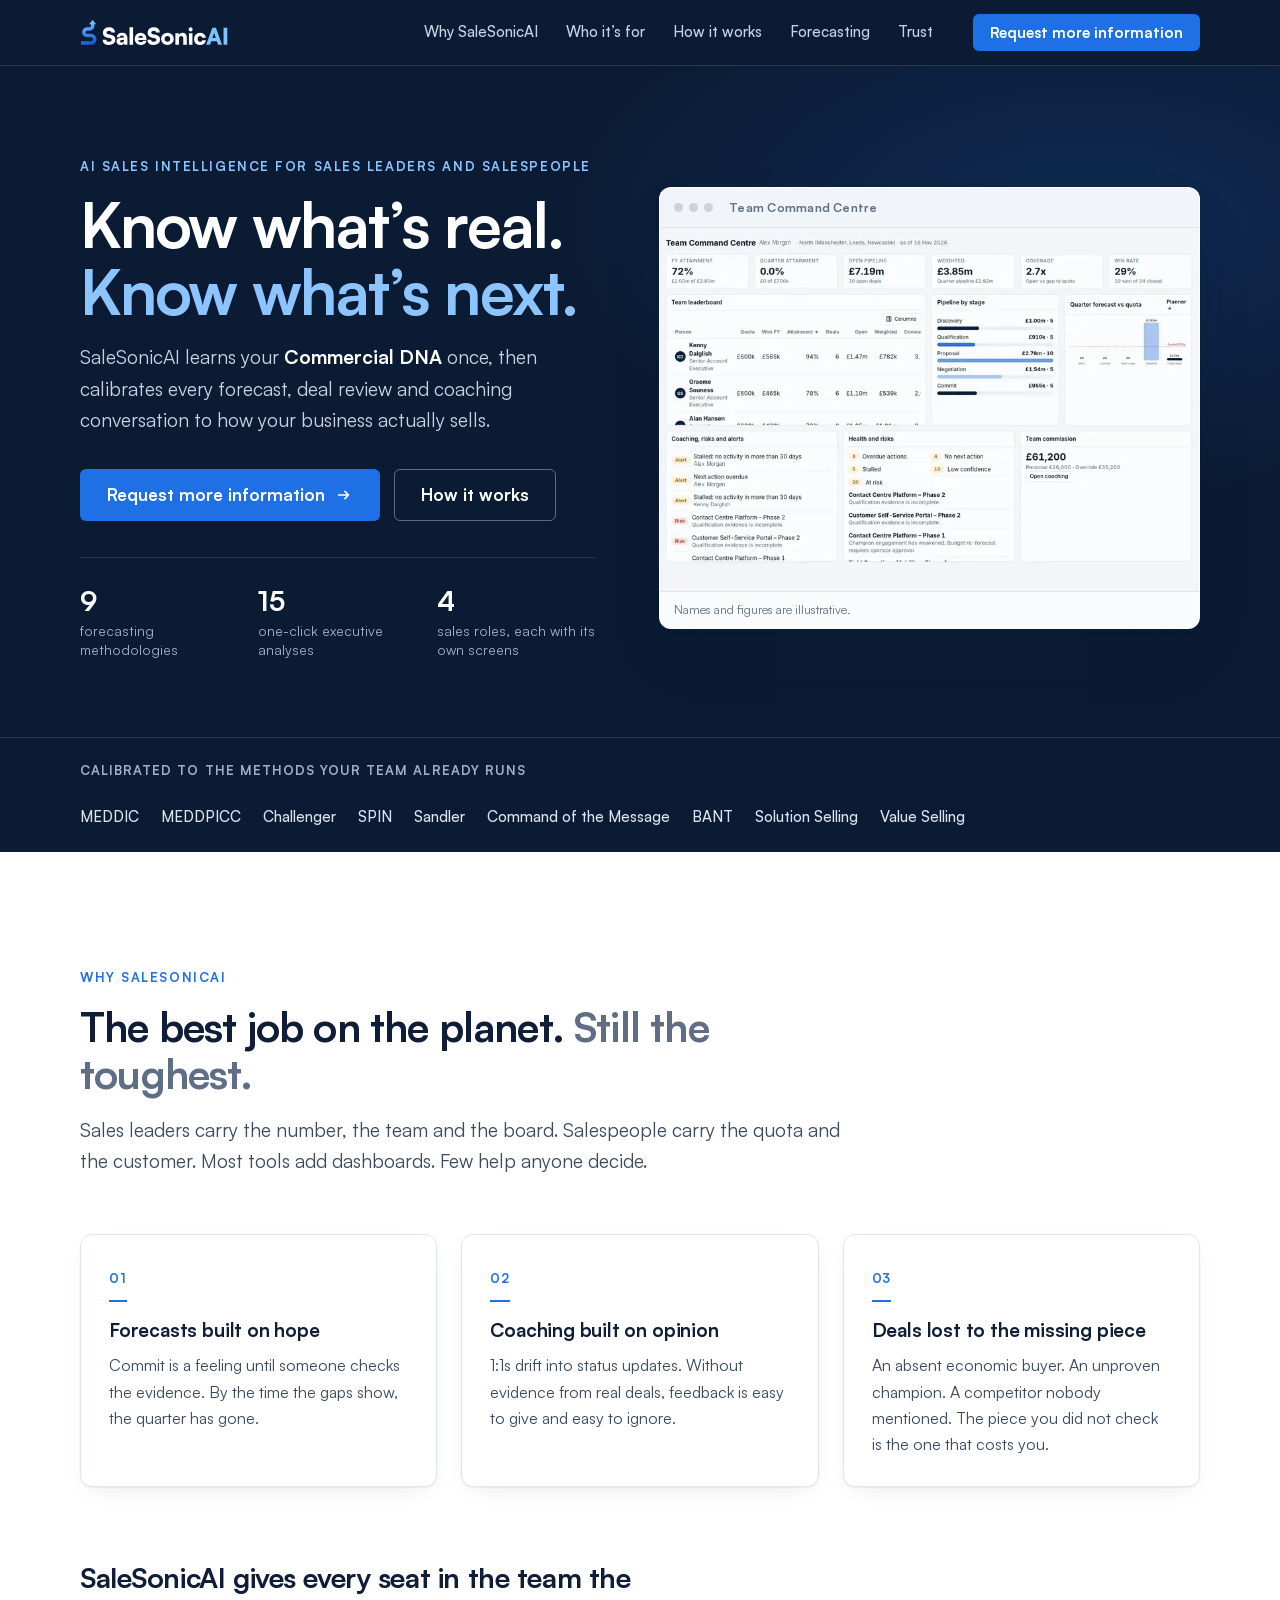
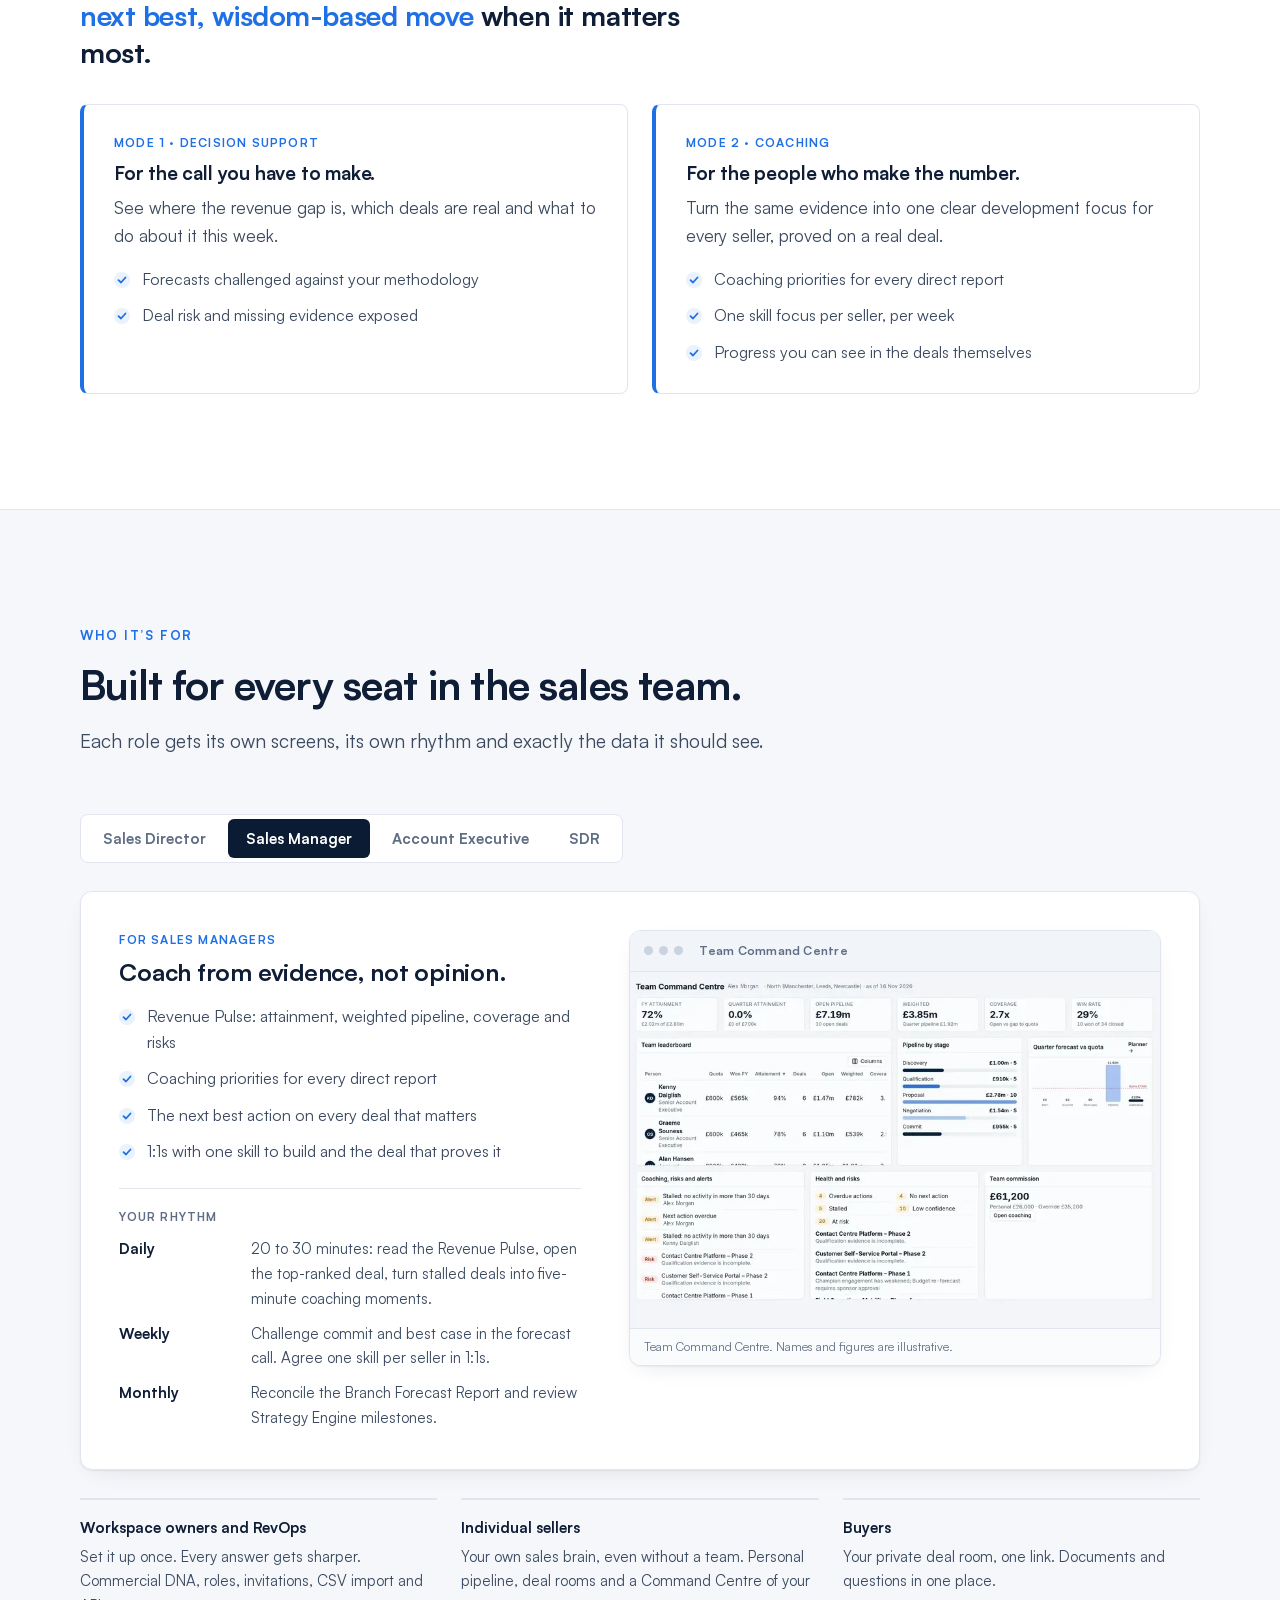
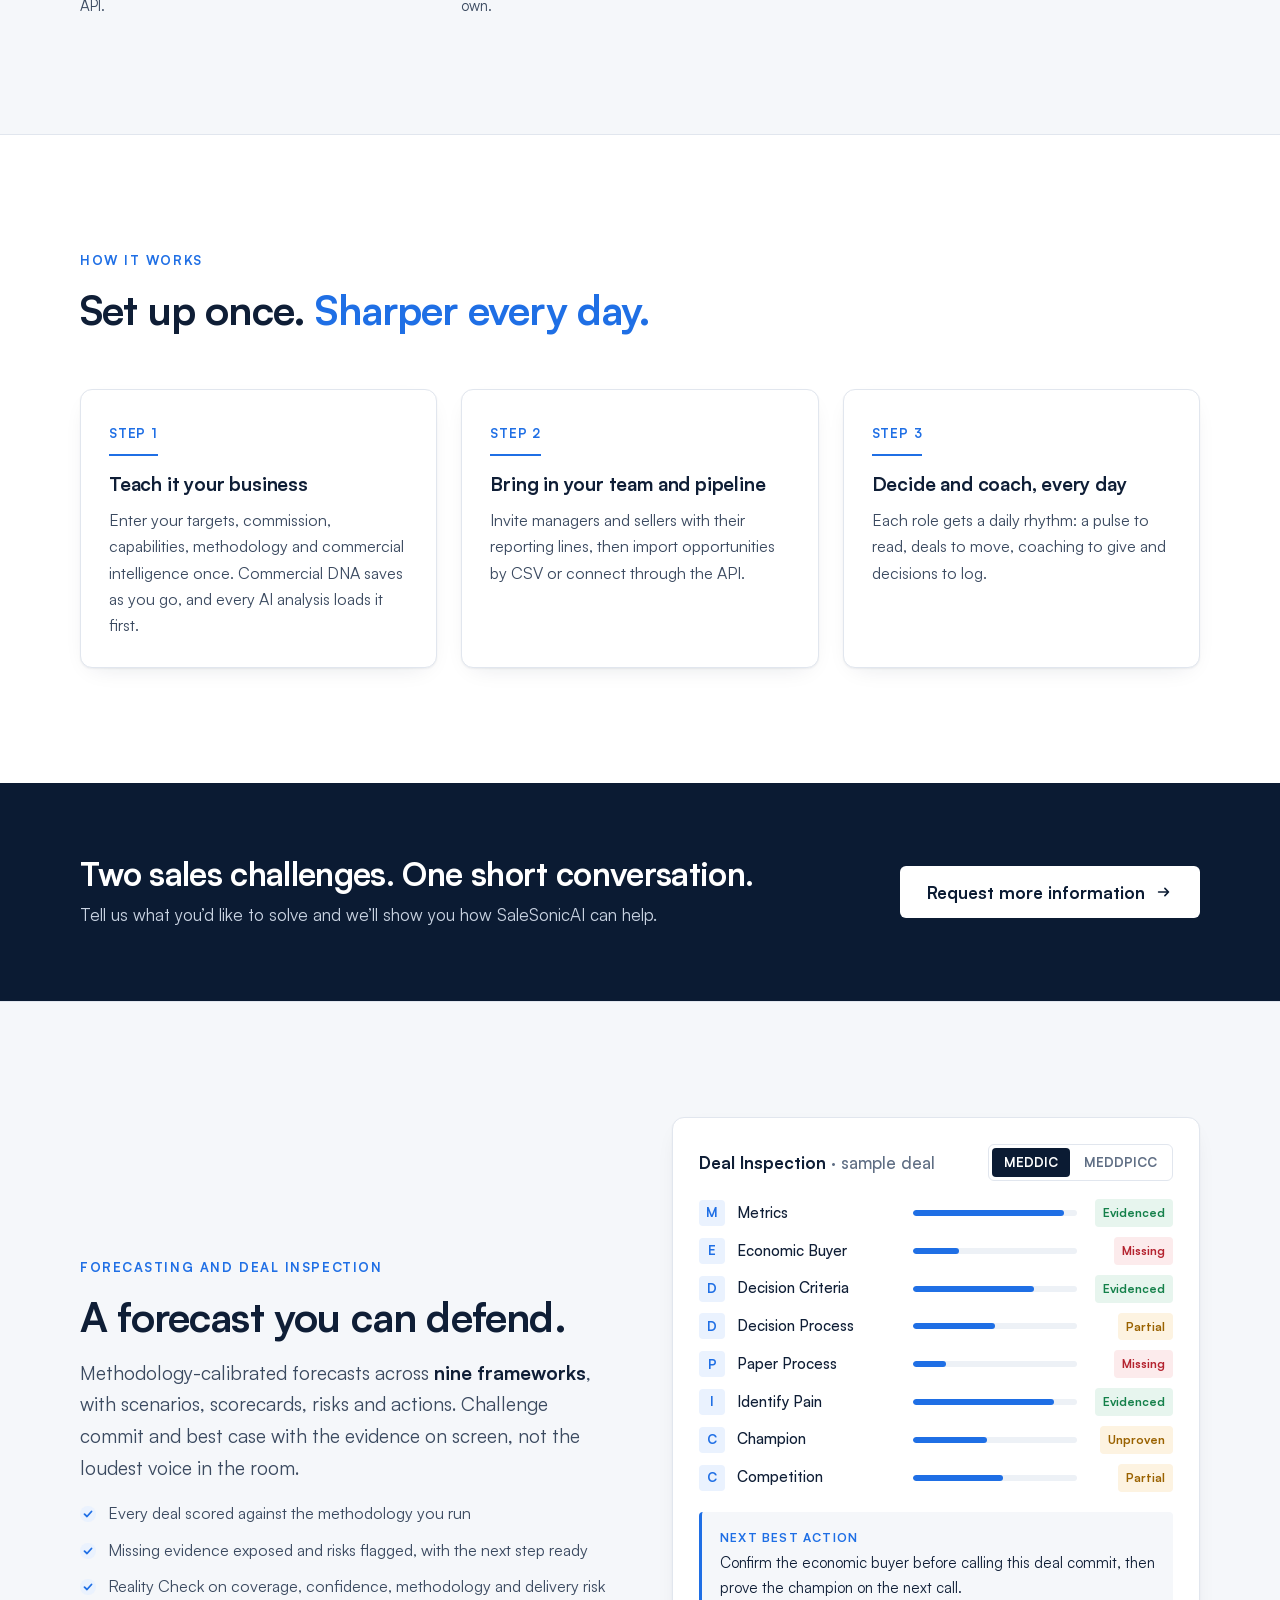
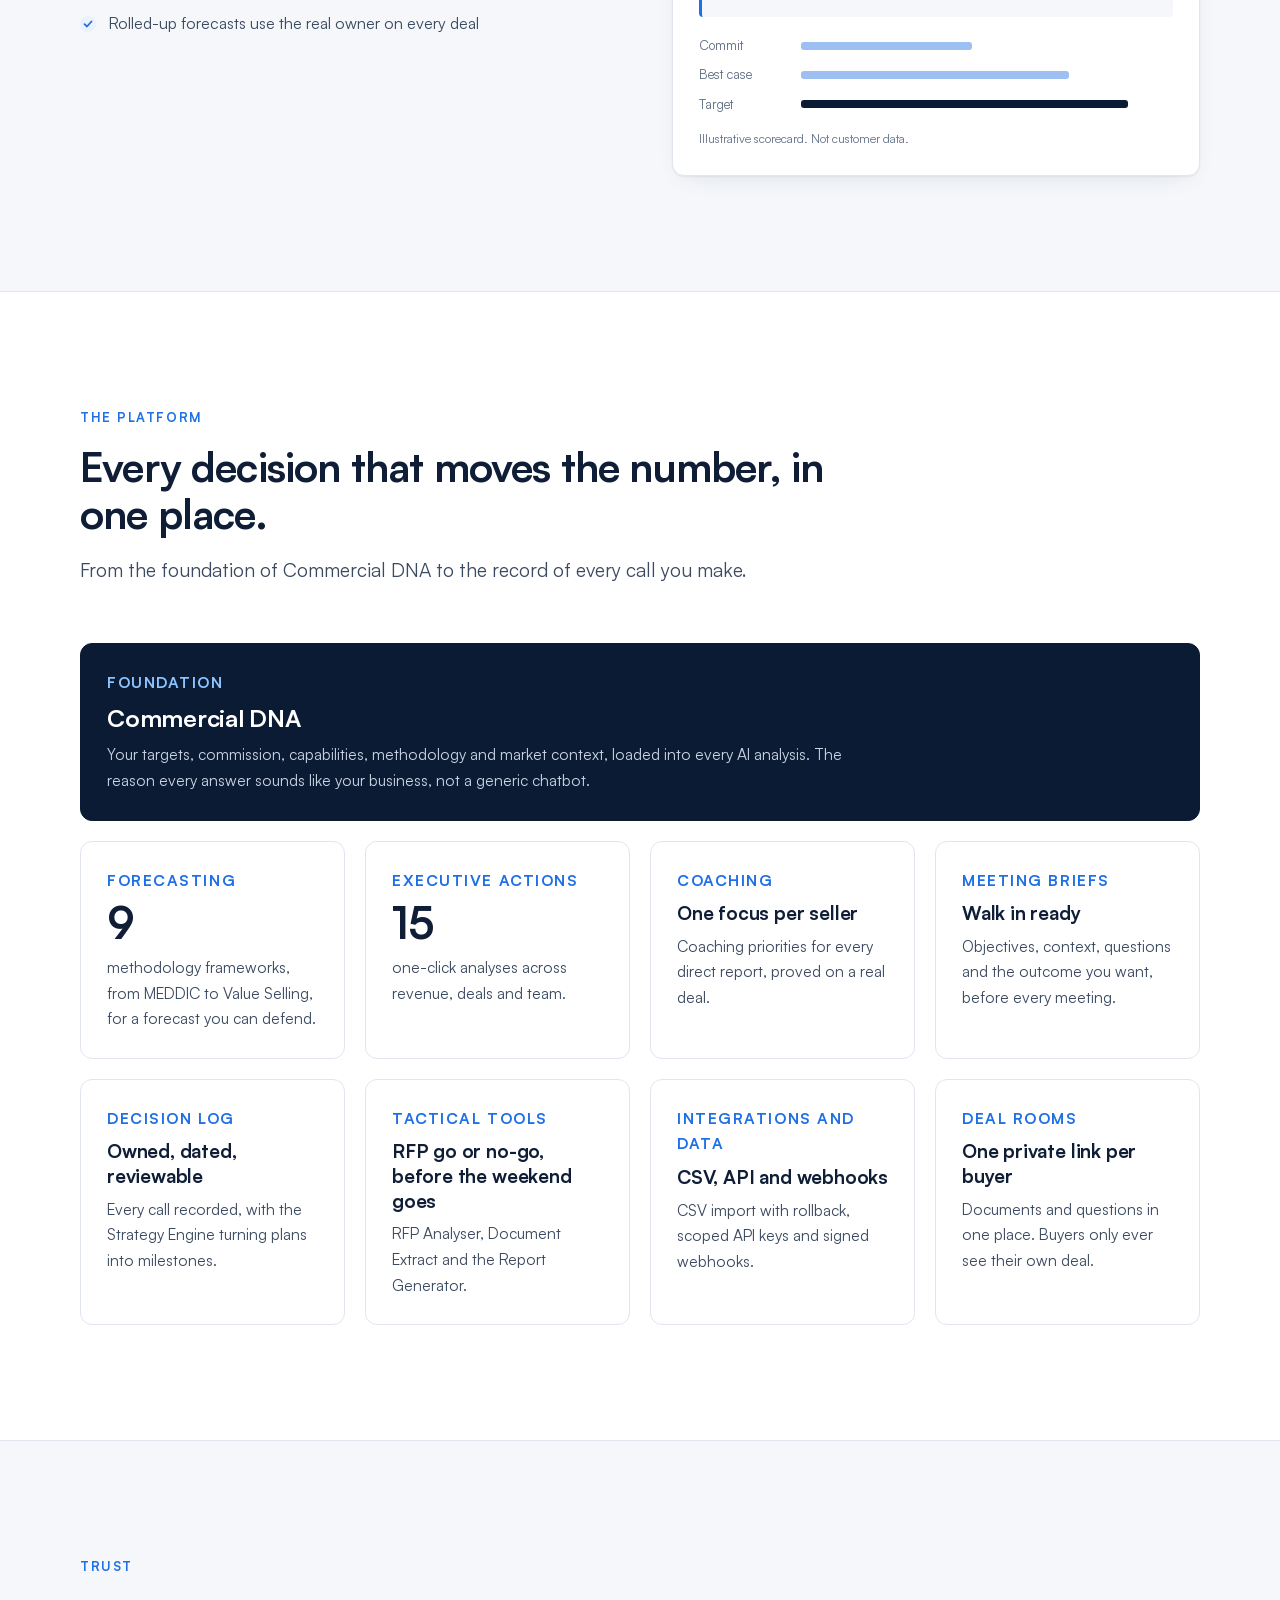
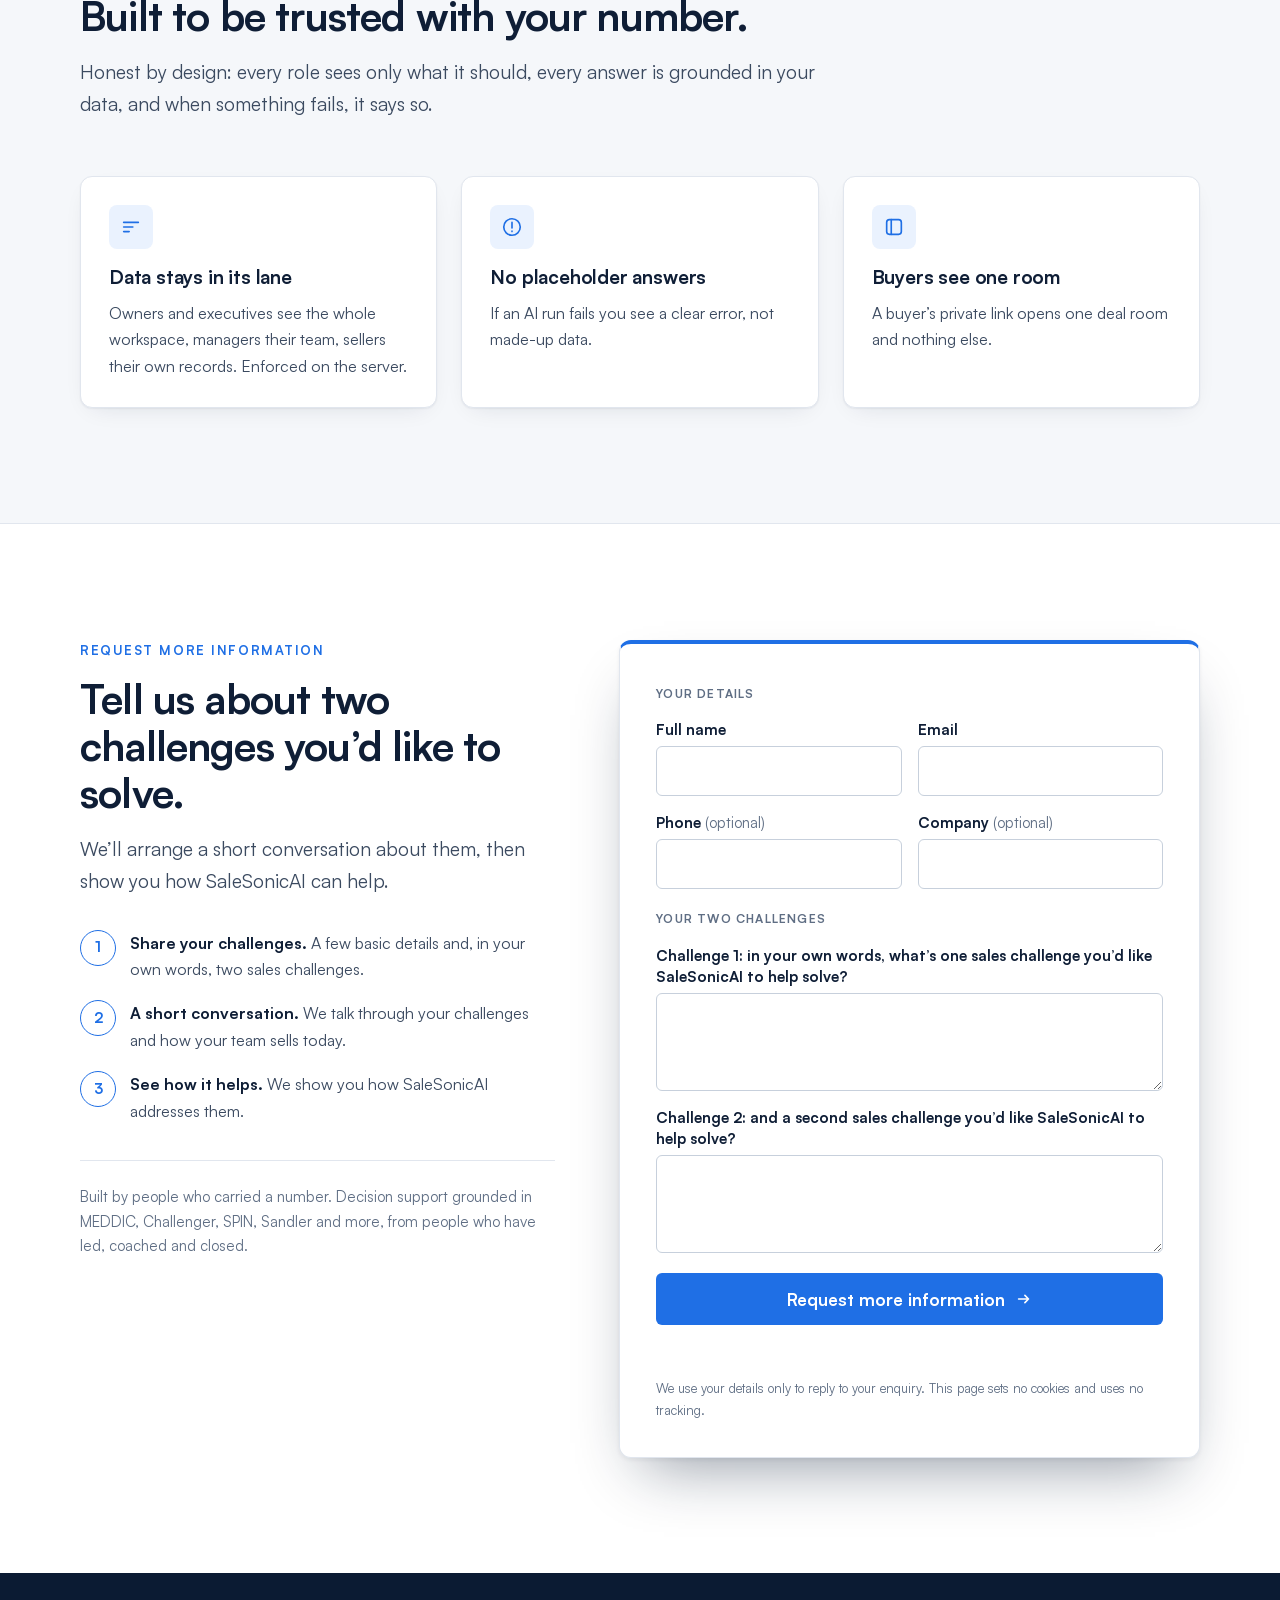
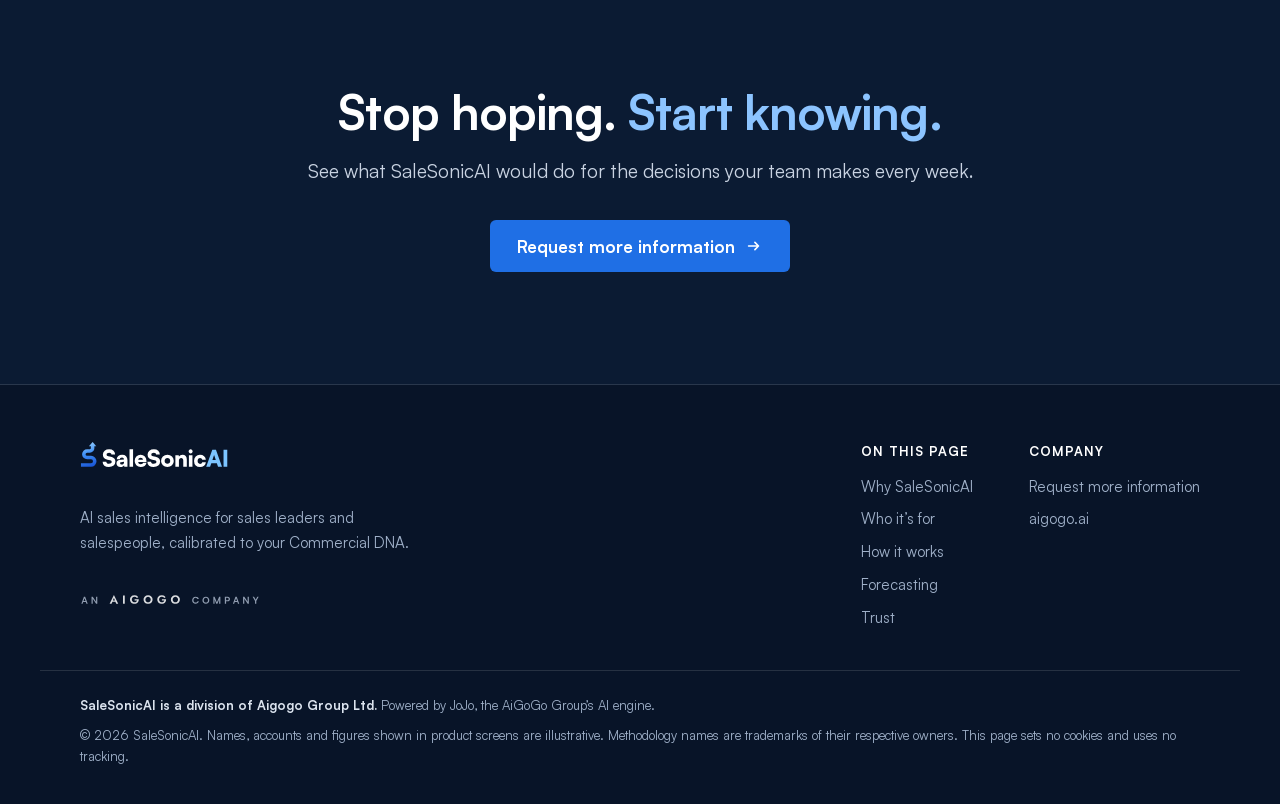
<file: index.html>
<!doctype html>
<html lang="en-GB" class="no-js">
<head>
<meta charset="utf-8">
<meta name="referrer" content="strict-origin-when-cross-origin">
<meta name="viewport" content="width=device-width, initial-scale=1">
<title>SaleSonicAI | AI sales intelligence for sales leaders and salespeople</title>
<meta name="description" content="SaleSonicAI learns your Commercial DNA once, then calibrates every forecast, deal review and coaching conversation to how your business actually sells. Request more information.">
<meta name="theme-color" content="#0B1B33">
<meta property="og:type" content="website">
<meta property="og:site_name" content="SaleSonicAI">
<meta property="og:title" content="SaleSonicAI: Know what’s real. Know what’s next.">
<meta property="og:description" content="AI sales intelligence for sales leaders and salespeople, calibrated to your Commercial DNA.">
<meta property="og:image" content="https://bitter-oasis-g82w.here.now/assets/img/og.png">
<meta property="og:locale" content="en_GB">
<meta name="twitter:card" content="summary_large_image">
<link rel="icon" href="assets/img/favicon.svg" type="image/svg+xml">
<link rel="apple-touch-icon" href="[data-uri]">
<link rel="stylesheet" href="assets/wow.css">
<script>document.documentElement.classList.replace('no-js','js')</script>
<script src="assets/wow.js" defer></script>
</head>
<body>
<a class="skip" href="#main">Skip to content</a>

<header class="hdr" id="top">
  <div class="hdr__in">
    <a class="hdr__logo" href="#top" aria-label="SaleSonicAI, back to top"><img src="assets/img/salesonicai-logo-dark-bg.svg" alt="SaleSonicAI" width="150" height="27"></a>
    <nav class="hdr__nav" aria-label="On this page">
      <a href="#why">Why SaleSonicAI</a>
      <a href="#roles">Who it’s for</a>
      <a href="#how">How it works</a>
      <a href="#forecast">Forecasting</a>
      <a href="#trust">Trust</a>
    </nav>
    <div class="hdr__cta">
      <a class="btn btn--primary btn--sm" href="#contact">Request more information</a>
    </div>
  </div>
</header>

<main id="main">

<!-- ============ HERO ============ -->
<section class="hero" aria-labelledby="hero-h">
  <div class="container hero__in">
    <div class="hero__copy">
      <p class="eyebrow">AI sales intelligence for sales leaders and salespeople</p>
      <h1 id="hero-h" class="hero__h">Know what’s real.<br><span class="accent">Know what’s next.</span></h1>
      <p class="lead">SaleSonicAI learns your <strong>Commercial DNA</strong> once, then calibrates every forecast, deal review and coaching conversation to how your business actually sells.</p>
      <div class="hero__cta">
        <a class="btn btn--primary btn--lg" href="#contact">Request more information <svg aria-hidden="true" viewBox="0 0 20 20"><path d="M4 10h11m-4-4 4 4-4 4" fill="none" stroke="currentColor" stroke-width="1.8" stroke-linecap="round" stroke-linejoin="round"/></svg></a>
        <a class="btn btn--ghost btn--lg" href="#how">How it works</a>
      </div>
      <ul class="hero__facts" aria-label="At a glance">
        <li><b>9</b><span>forecasting methodologies</span></li>
        <li><b>15</b><span>one-click executive analyses</span></li>
        <li><b>4</b><span>sales roles, each with its own screens</span></li>
      </ul>
    </div>
    <figure class="hero__shot device"><div class="device__bar" aria-hidden="true"><i></i><i></i><i></i><span>Team Command Centre</span></div><img src="[data-uri]" width="814" height="548" alt="SaleSonicAI Team Command Centre, with attainment, pipeline, a team leaderboard, coaching alerts and health and risks"><figcaption>Names and figures are illustrative.</figcaption></figure>
  </div>
  <div class="methods">
    <div class="container">
      <p class="methods__label">Calibrated to the methods your team already runs</p>
      <ul class="methods__list"><li>MEDDIC</li><li>MEDDPICC</li><li>Challenger</li><li>SPIN</li><li>Sandler</li><li>Command of the Message</li><li>BANT</li><li>Solution Selling</li><li>Value Selling</li></ul>
    </div>
  </div>
</section>

<!-- ============ WHY ============ -->
<section class="section" id="why" aria-labelledby="why-h">
  <div class="container">
    <div class="sec-head reveal">
      <p class="eyebrow">Why SaleSonicAI</p>
      <h2 id="why-h">The best job on the planet. <span class="muted">Still the toughest.</span></h2>
      <p class="lead">Sales leaders carry the number, the team and the board. Salespeople carry the quota and the customer. Most tools add dashboards. Few help anyone decide.</p>
    </div>
    <ol class="cards cards--3">
      <li class="card reveal"><span class="card__n">01</span><h3>Forecasts built on hope</h3><p>Commit is a feeling until someone checks the evidence. By the time the gaps show, the quarter has gone.</p></li>
      <li class="card reveal"><span class="card__n">02</span><h3>Coaching built on opinion</h3><p>1:1s drift into status updates. Without evidence from real deals, feedback is easy to give and easy to ignore.</p></li>
      <li class="card reveal"><span class="card__n">03</span><h3>Deals lost to the missing piece</h3><p>An absent economic buyer. An unproven champion. A competitor nobody mentioned. The piece you did not check is the one that costs you.</p></li>
    </ol>
    <p class="statement reveal">SaleSonicAI gives every seat in the team the <span class="accent">next best, wisdom-based move</span> when it matters most.</p>
    <div class="modes">
      <div class="mode reveal">
        <p class="kicker">Mode 1 · Decision Support</p>
        <h3>For the call you have to make.</h3>
        <p>See where the revenue gap is, which deals are real and what to do about it this week.</p>
        <ul class="ticks"><li>Forecasts challenged against your methodology</li><li>Deal risk and missing evidence exposed</li></ul>
      </div>
      <div class="mode reveal">
        <p class="kicker">Mode 2 · Coaching</p>
        <h3>For the people who make the number.</h3>
        <p>Turn the same evidence into one clear development focus for every seller, proved on a real deal.</p>
        <ul class="ticks"><li>Coaching priorities for every direct report</li><li>One skill focus per seller, per week</li><li>Progress you can see in the deals themselves</li></ul>
      </div>
    </div>
  </div>
</section>

<!-- ============ PERSONA SWITCHER ============ -->
<section class="section section--alt" id="roles" aria-labelledby="roles-h">
  <div class="container">
    <div class="sec-head reveal">
      <p class="eyebrow">Who it’s for</p>
      <h2 id="roles-h">Built for every seat in the sales team.</h2>
      <p class="lead">Each role gets its own screens, its own rhythm and exactly the data it should see.</p>
    </div>

    <div class="switch reveal">
      <div class="switch__tabs" role="tablist" aria-label="Choose a role">
        <button type="button" role="tab" id="t-director" aria-controls="p-director" aria-selected="false" tabindex="-1">Sales Director</button>
        <button type="button" role="tab" id="t-manager" aria-controls="p-manager" aria-selected="true" tabindex="0">Sales Manager</button>
        <button type="button" role="tab" id="t-ae" aria-controls="p-ae" aria-selected="false" tabindex="-1">Account Executive</button>
        <button type="button" role="tab" id="t-sdr" aria-controls="p-sdr" aria-selected="false" tabindex="-1">SDR</button>
      </div>

      <div class="switch__panel" role="tabpanel" id="p-director" aria-labelledby="t-director" tabindex="0" hidden>
        <div class="persona">
          <div class="persona__copy">
            <p class="kicker">For Sales Directors</p>
            <h3>Call the number. Defend it in any room.</h3>
            <ul class="ticks"><li>Organisation totals and team comparison in one view</li><li>Drill from team to person to deal in two clicks</li><li>Board-ready reporting from the live pipeline</li><li>Every intervention owned and dated in the Decision Log</li></ul>
            <div class="rhythm"><p class="rhythm__h">Your rhythm</p>
              <dl><div><dt>Daily</dt><dd>Scan organisation totals, coverage and risks in the Command Centre.</dd></div><div><dt>Weekly</dt><dd>Review the rolled-up forecast and ask each manager to evidence their commit.</dd></div><div><dt>Monthly</dt><dd>Reconcile and export the Branch Forecast Report for the business review.</dd></div></dl></div>
          </div>
          <figure class="device"><div class="device__bar" aria-hidden="true"><i></i><i></i><i></i><span>Executive Command Centre</span></div><img src="[data-uri]" width="542" height="524" loading="lazy" alt="Executive Command Centre , showing organisation totals and a comparison of teams"><figcaption>Executive Command Centre. Names and figures are illustrative.</figcaption></figure>
        </div>
      </div>

      <div class="switch__panel" role="tabpanel" id="p-manager" aria-labelledby="t-manager" tabindex="0">
        <div class="persona">
          <div class="persona__copy">
            <p class="kicker">For Sales Managers</p>
            <h3>Coach from evidence, not opinion.</h3>
            <ul class="ticks"><li>Revenue Pulse: attainment, weighted pipeline, coverage and risks</li><li>Coaching priorities for every direct report</li><li>The next best action on every deal that matters</li><li>1:1s with one skill to build and the deal that proves it</li></ul>
            <div class="rhythm"><p class="rhythm__h">Your rhythm</p>
              <dl><div><dt>Daily</dt><dd>20 to 30 minutes: read the Revenue Pulse, open the top-ranked deal, turn stalled deals into five-minute coaching moments.</dd></div><div><dt>Weekly</dt><dd>Challenge commit and best case in the forecast call. Agree one skill per seller in 1:1s.</dd></div><div><dt>Monthly</dt><dd>Reconcile the Branch Forecast Report and review Strategy Engine milestones.</dd></div></dl></div>
          </div>
          <figure class="device"><div class="device__bar" aria-hidden="true"><i></i><i></i><i></i><span>Team Command Centre</span></div><img src="[data-uri]" width="814" height="548" loading="lazy" alt="Team Command Centre , with attainment, pipeline, a team leaderboard, coaching alerts and health and risks"><figcaption>Team Command Centre. Names and figures are illustrative.</figcaption></figure>
        </div>
      </div>

      <div class="switch__panel" role="tabpanel" id="p-ae" aria-labelledby="t-ae" tabindex="0" hidden>
        <div class="persona">
          <div class="persona__copy">
            <p class="kicker">For Account Executives</p>
            <h3>Win the deals that make your number.</h3>
            <ul class="ticks"><li>Target progress, risks and commitments due, at a glance</li><li>Every deal scored against your methodology</li><li>A Meeting Preparation Brief before every customer call</li></ul>
            <div class="rhythm"><p class="rhythm__h">Your rhythm</p>
              <dl><div><dt>Daily</dt><dd>Pick the two or three deals to move today and open a Meeting Brief before each call.</dd></div><div><dt>Weekly</dt><dd>Update your forecast and confidence with real evidence; inspect any deal you call commit.</dd></div><div><dt>When it matters</dt><dd>Stuck deal or new RFP: Deal Risk Analysis, Next Steps or the RFP Analyser.</dd></div></dl></div>
          </div>
          <figure class="device"><div class="device__bar" aria-hidden="true"><i></i><i></i><i></i><span>My Command Centre</span></div><img src="[data-uri]" width="814" height="564" loading="lazy" alt="An Account Executive’s Command Centre , with target progress, pipeline and commitments due"><figcaption>Account Executive Command Centre. Names and figures are illustrative.</figcaption></figure>
        </div>
      </div>

      <div class="switch__panel" role="tabpanel" id="p-sdr" aria-labelledby="t-sdr" tabindex="0" hidden>
        <div class="persona">
          <div class="persona__copy">
            <p class="kicker">For SDRs</p>
            <h3>Book meetings that turn into real pipeline.</h3>
            <ul class="ticks"><li>Approved ICP, pain language and proof points</li><li>Accounts ranked by ICP fit, triggers and urgency</li><li>Fit scoring that is the same every time</li><li>A Discovery Brief before every first meeting</li></ul>
            <div class="rhythm"><p class="rhythm__h">Your rhythm</p>
              <dl><div><dt>Daily</dt><dd>Work the accounts ranked by fit, qualify each the same way, book the meeting, open a Discovery Brief.</dd></div><div><dt>Weekly</dt><dd>Review meetings booked and pipeline created; agree one improvement with your manager.</dd></div><div><dt>Before handoff</dt><dd>Check fit and risk flags, and log why you qualified the account in or out.</dd></div></dl></div>
          </div>
          <figure class="device"><div class="device__bar" aria-hidden="true"><i></i><i></i><i></i><span>Commercial DNA</span></div><img src="[data-uri]" width="814" height="548" loading="lazy" alt="Commercial DNA screen holding the ICP, pain language, proof points and value language"><figcaption>Commercial DNA holds the ICP, pain language and proof your SDRs work from. Figures are illustrative.</figcaption></figure>
        </div>
      </div>
    </div>

    <ul class="also reveal" aria-label="Also for">
      <li><strong>Workspace owners and RevOps</strong><span>Set it up once. Every answer gets sharper. Commercial DNA, roles, invitations, CSV import and API.</span></li>
      <li><strong>Individual sellers</strong><span>Your own sales brain, even without a team. Personal pipeline, deal rooms and a Command Centre of your own.</span></li>
      <li><strong>Buyers</strong><span>Your private deal room, one link. Documents and questions in one place.</span></li>
    </ul>
  </div>
</section>

<!-- ============ HOW IT WORKS ============ -->
<section class="section" id="how" aria-labelledby="how-h">
  <div class="container">
    <div class="sec-head reveal">
      <p class="eyebrow">How it works</p>
      <h2 id="how-h">Set up once. <span class="accent">Sharper every day.</span></h2>
    </div>
    <ol class="cards cards--3 steps">
      <li class="card reveal"><span class="card__n">Step 1</span><h3>Teach it your business</h3><p>Enter your targets, commission, capabilities, methodology and commercial intelligence once. Commercial DNA saves as you go, and every AI analysis loads it first.</p></li>
      <li class="card reveal"><span class="card__n">Step 2</span><h3>Bring in your team and pipeline</h3><p>Invite managers and sellers with their reporting lines, then import opportunities by CSV or connect through the API.</p></li>
      <li class="card reveal"><span class="card__n">Step 3</span><h3>Decide and coach, every day</h3><p>Each role gets a daily rhythm: a pulse to read, deals to move, coaching to give and decisions to log.</p></li>
    </ol>
  </div>
</section>

<!-- ============ MID CTA ============ -->
<section class="band" aria-labelledby="band-h">
  <div class="container band__in reveal">
    <div>
      <h2 id="band-h">Two sales challenges. One short conversation.</h2>
      <p>Tell us what you’d like to solve and we’ll show you how SaleSonicAI can help.</p>
    </div>
    <a class="btn btn--light btn--lg" href="#contact">Request more information <svg aria-hidden="true" viewBox="0 0 20 20"><path d="M4 10h11m-4-4 4 4-4 4" fill="none" stroke="currentColor" stroke-width="1.8" stroke-linecap="round" stroke-linejoin="round"/></svg></a>
  </div>
</section>

<!-- ============ MEDDIC FORECAST ============ -->
<section class="section section--alt" id="forecast" aria-labelledby="fc-h">
  <div class="container forecast">
    <div class="forecast__copy reveal">
      <p class="eyebrow">Forecasting and Deal Inspection</p>
      <h2 id="fc-h">A forecast you can defend.</h2>
      <p class="lead">Methodology-calibrated forecasts across <strong>nine frameworks</strong>, with scenarios, scorecards, risks and actions. Challenge commit and best case with the evidence on screen, not the loudest voice in the room.</p>
      <ul class="ticks"><li>Every deal scored against the methodology you run</li><li>Missing evidence exposed and risks flagged, with the next step ready</li><li>Reality Check on coverage, confidence, methodology and delivery risk</li><li>Rolled-up forecasts use the real owner on every deal</li></ul>
    </div>

    <div class="scorecard reveal" aria-labelledby="sc-h">
      <div class="scorecard__top">
        <p id="sc-h" class="scorecard__title">Deal Inspection <span>· sample deal</span></p>
        <div class="seg" role="radiogroup" aria-label="Methodology">
          <button type="button" role="radio" aria-checked="true" data-m="meddic">MEDDIC</button>
          <button type="button" role="radio" aria-checked="false" data-m="meddpicc" tabindex="-1">MEDDPICC</button>
        </div>
      </div>
      <ul class="sc" aria-label="Scorecard. Illustrative.">
        <li style="--v:.92"><span class="sc__k">M</span><span class="sc__n">Metrics</span><span class="sc__bar"><i></i></span><span class="chip chip--ok">Evidenced</span></li>
        <li style="--v:.28"><span class="sc__k">E</span><span class="sc__n">Economic Buyer</span><span class="sc__bar"><i></i></span><span class="chip chip--bad">Missing</span></li>
        <li style="--v:.74"><span class="sc__k">D</span><span class="sc__n">Decision Criteria</span><span class="sc__bar"><i></i></span><span class="chip chip--ok">Evidenced</span></li>
        <li style="--v:.5"><span class="sc__k">D</span><span class="sc__n">Decision Process</span><span class="sc__bar"><i></i></span><span class="chip chip--mid">Partial</span></li>
        <li class="xp" style="--v:.2" hidden><span class="sc__k">P</span><span class="sc__n">Paper Process</span><span class="sc__bar"><i></i></span><span class="chip chip--bad">Missing</span></li>
        <li style="--v:.86"><span class="sc__k">I</span><span class="sc__n">Identify Pain</span><span class="sc__bar"><i></i></span><span class="chip chip--ok">Evidenced</span></li>
        <li style="--v:.45"><span class="sc__k">C</span><span class="sc__n">Champion</span><span class="sc__bar"><i></i></span><span class="chip chip--mid">Unproven</span></li>
        <li class="xp" style="--v:.55" hidden><span class="sc__k">C</span><span class="sc__n">Competition</span><span class="sc__bar"><i></i></span><span class="chip chip--mid">Partial</span></li>
      </ul>
      <div class="next">
        <p class="next__h"><span class="spark" aria-hidden="true"></span>Next best action</p>
        <p class="next__t">Confirm the economic buyer before calling this deal commit, then prove the champion on the next call.</p>
      </div>
      <div class="lanes" aria-label="Forecast scenarios, illustrative">
        <div class="lane"><span>Commit</span><b style="--w:.46"></b></div>
        <div class="lane"><span>Best case</span><b style="--w:.72"></b></div>
        <div class="lane lane--q"><span>Target</span><b style="--w:.88"></b></div>
      </div>
      <p class="scorecard__foot">Illustrative scorecard. Not customer data.</p>
    </div>
  </div>
</section>

<!-- ============ PLATFORM ============ -->
<section class="section" aria-labelledby="pl-h">
  <div class="container">
    <div class="sec-head reveal">
      <p class="eyebrow">The platform</p>
      <h2 id="pl-h">Every decision that moves the number, in one place.</h2>
      <p class="lead">From the foundation of Commercial DNA to the record of every call you make.</p>
    </div>
    <div class="grid">
      <article class="tile tile--wide reveal"><p class="kicker">Foundation</p><h3>Commercial DNA</h3><p>Your targets, commission, capabilities, methodology and market context, loaded into every AI analysis. The reason every answer sounds like your business, not a generic chatbot.</p></article>
      <article class="tile reveal"><p class="kicker">Forecasting</p><p class="big">9</p><p>methodology frameworks, from MEDDIC to Value Selling, for a forecast you can defend.</p></article>
      <article class="tile reveal"><p class="kicker">Executive Actions</p><p class="big">15</p><p>one-click analyses across revenue, deals and team.</p></article>
      <article class="tile reveal"><p class="kicker">Coaching</p><h3>One focus per seller</h3><p>Coaching priorities for every direct report, proved on a real deal.</p></article>
      <article class="tile reveal"><p class="kicker">Meeting Briefs</p><h3>Walk in ready</h3><p>Objectives, context, questions and the outcome you want, before every meeting.</p></article>
      <article class="tile reveal"><p class="kicker">Decision Log</p><h3>Owned, dated, reviewable</h3><p>Every call recorded, with the Strategy Engine turning plans into milestones.</p></article>
      <article class="tile reveal"><p class="kicker">Tactical tools</p><h3>RFP go or no-go, before the weekend goes</h3><p>RFP Analyser, Document Extract and the Report Generator.</p></article>
      <article class="tile reveal"><p class="kicker">Integrations and data</p><h3>CSV, API and webhooks</h3><p>CSV import with rollback, scoped API keys and signed webhooks.</p></article>
      <article class="tile reveal"><p class="kicker">Deal rooms</p><h3>One private link per buyer</h3><p>Documents and questions in one place. Buyers only ever see their own deal.</p></article>
    </div>
  </div>
</section>

<!-- ============ TRUST ============ -->
<section class="section section--alt" id="trust" aria-labelledby="tr-h">
  <div class="container">
    <div class="sec-head reveal">
      <p class="eyebrow">Trust</p>
      <h2 id="tr-h">Built to be trusted with your number.</h2>
      <p class="lead">Honest by design: every role sees only what it should, every answer is grounded in your data, and when something fails, it says so.</p>
    </div>
    <ul class="cards cards--3 trust">
      <li class="card reveal"><span class="ic" aria-hidden="true"><svg viewBox="0 0 24 24"><path d="M4 7h16M4 12h10M4 17h6" /></svg></span><h3>Data stays in its lane</h3><p>Owners and executives see the whole workspace, managers their team, sellers their own records. Enforced on the server.</p></li>
      <li class="card reveal"><span class="ic" aria-hidden="true"><svg viewBox="0 0 24 24"><circle cx="12" cy="12" r="9"/><path d="M12 7v6M12 16.5v.5"/></svg></span><h3>No placeholder answers</h3><p>If an AI run fails you see a clear error, not made-up data.</p></li>
      <li class="card reveal"><span class="ic" aria-hidden="true"><svg viewBox="0 0 24 24"><rect x="4" y="4" width="16" height="16" rx="3"/><path d="M9 4v16"/></svg></span><h3>Buyers see one room</h3><p>A buyer’s private link opens one deal room and nothing else.</p></li>
    </ul>
  </div>
</section>

<!-- ============ ENQUIRY ============ -->
<section class="section enquiry" id="contact" aria-labelledby="fd-h">
  <div class="container enquiry__in">
    <div class="enquiry__intro reveal">
      <p class="eyebrow">Request more information</p>
      <h2 id="fd-h">Tell us about two challenges you’d like to solve.</h2>
      <p class="lead">We’ll arrange a short conversation about them, then show you how SaleSonicAI can help.</p>
      <ol class="enquiry__steps">
        <li><b>1</b><span><strong>Share your challenges.</strong> A few basic details and, in your own words, two sales challenges.</span></li>
        <li><b>2</b><span><strong>A short conversation.</strong> We talk through your challenges and how your team sells today.</span></li>
        <li><b>3</b><span><strong>See how it helps.</strong> We show you how SaleSonicAI addresses them.</span></li>
      </ol>
      <div class="enquiry__by">
        <p>Built by people who carried a number. Decision support grounded in MEDDIC, Challenger, SPIN, Sandler and more, from people who have led, coached and closed.</p>
      </div>
    </div>
    <form class="cform reveal" action="https://formsubmit.co/a2ae8a9a298176734ac3762f48468d8e" method="POST" referrerpolicy="strict-origin-when-cross-origin" accept-charset="UTF-8" novalidate>
      <input type="hidden" name="_subject" value="SaleSonicAI website enquiry">
      <input type="hidden" name="_cc" value="sean.maloney@hotmail.co.uk">
      <input type="hidden" name="_template" value="table">
      <input type="hidden" name="_next" value="https://www.salesonicai.com/thanks.html">
      <div class="cform__hp" aria-hidden="true"><label for="cf-hp">Leave this field empty</label><input id="cf-hp" type="text" name="_honey" tabindex="-1" autocomplete="off"></div>
      <p class="cform__h">Your details</p>
      <div class="cform__row">
        <div class="cform__f"><label for="cf-name">Full name</label><input id="cf-name" name="name" type="text" autocomplete="name" required maxlength="120"></div>
        <div class="cform__f"><label for="cf-email">Email</label><input id="cf-email" name="email" type="email" autocomplete="email" required maxlength="200"></div>
      </div>
      <div class="cform__row">
        <div class="cform__f"><label for="cf-tel">Phone <span>(optional)</span></label><input id="cf-tel" name="phone" type="tel" autocomplete="tel" maxlength="40"></div>
        <div class="cform__f"><label for="cf-co">Company <span>(optional)</span></label><input id="cf-co" name="company" type="text" autocomplete="organization" maxlength="160"></div>
      </div>
      <p class="cform__h">Your two challenges</p>
      <div class="cform__f"><label for="cf-c1">Challenge 1: in your own words, what’s one sales challenge you’d like SaleSonicAI to help solve?</label><textarea id="cf-c1" name="challenge_1" rows="3" required maxlength="2000"></textarea></div>
      <div class="cform__f"><label for="cf-c2">Challenge 2: and a second sales challenge you’d like SaleSonicAI to help solve?</label><textarea id="cf-c2" name="challenge_2" rows="3" required maxlength="2000"></textarea></div>
      <div class="cform__foot">
        <button class="btn btn--primary btn--lg" type="submit">Request more information <svg aria-hidden="true" viewBox="0 0 20 20"><path d="M4 10h11m-4-4 4 4-4 4" fill="none" stroke="currentColor" stroke-width="1.8" stroke-linecap="round" stroke-linejoin="round"/></svg></button>
      </div>
      <p class="cform__status" role="status" aria-live="polite"></p>
      <p class="cform__note">We use your details only to reply to your enquiry. This page sets no cookies and uses no tracking.</p>
    </form>
  </div>
</section>

<!-- ============ FINAL ============ -->
<section class="final" aria-labelledby="final-h">
  <div class="container final__in reveal">
    <h2 id="final-h">Stop hoping. <span class="accent">Start knowing.</span></h2>
    <p class="lead">See what SaleSonicAI would do for the decisions your team makes every week.</p>
    <div class="final__cta"><a class="btn btn--primary btn--lg" href="#contact">Request more information <svg aria-hidden="true" viewBox="0 0 20 20"><path d="M4 10h11m-4-4 4 4-4 4" fill="none" stroke="currentColor" stroke-width="1.8" stroke-linecap="round" stroke-linejoin="round"/></svg></a></div>
  </div>
</section>
</main>

<footer class="ftr">
  <div class="container ftr__in">
    <div class="ftr__brand">
      <img src="assets/img/salesonicai-logo-dark-bg.svg" alt="SaleSonicAI" width="150" height="27" loading="lazy">
      <p>AI sales intelligence for sales leaders and salespeople, calibrated to your Commercial DNA.</p>
      <img class="ftr__endorse" src="assets/img/aigogo-endorsement-dark-bg.svg" alt="An AiGoGo company" width="204" height="14" loading="lazy">
    </div>
    <nav class="ftr__nav" aria-label="Footer">
      <div><p>On this page</p><a href="#why">Why SaleSonicAI</a><a href="#roles">Who it’s for</a><a href="#how">How it works</a><a href="#forecast">Forecasting</a><a href="#trust">Trust</a></div>
      <div><p>Company</p><a href="#contact">Request more information</a><a href="https://aigogo.ai/" target="_blank" rel="noopener">aigogo.ai<span class="sr"> (opens in a new tab)</span></a></div>
    </nav>
  </div>
  <div class="container ftr__legal">
    <p><strong>SaleSonicAI is a division of Aigogo Group Ltd.</strong> Powered by JoJo, the AiGoGo Group’s AI engine.</p>
    <p>© 2026 SaleSonicAI. Names, accounts and figures shown in product screens are illustrative. Methodology names are trademarks of their respective owners. This page sets no cookies and uses no tracking.</p>
  </div>
</footer>
</body>
</html>
</file>
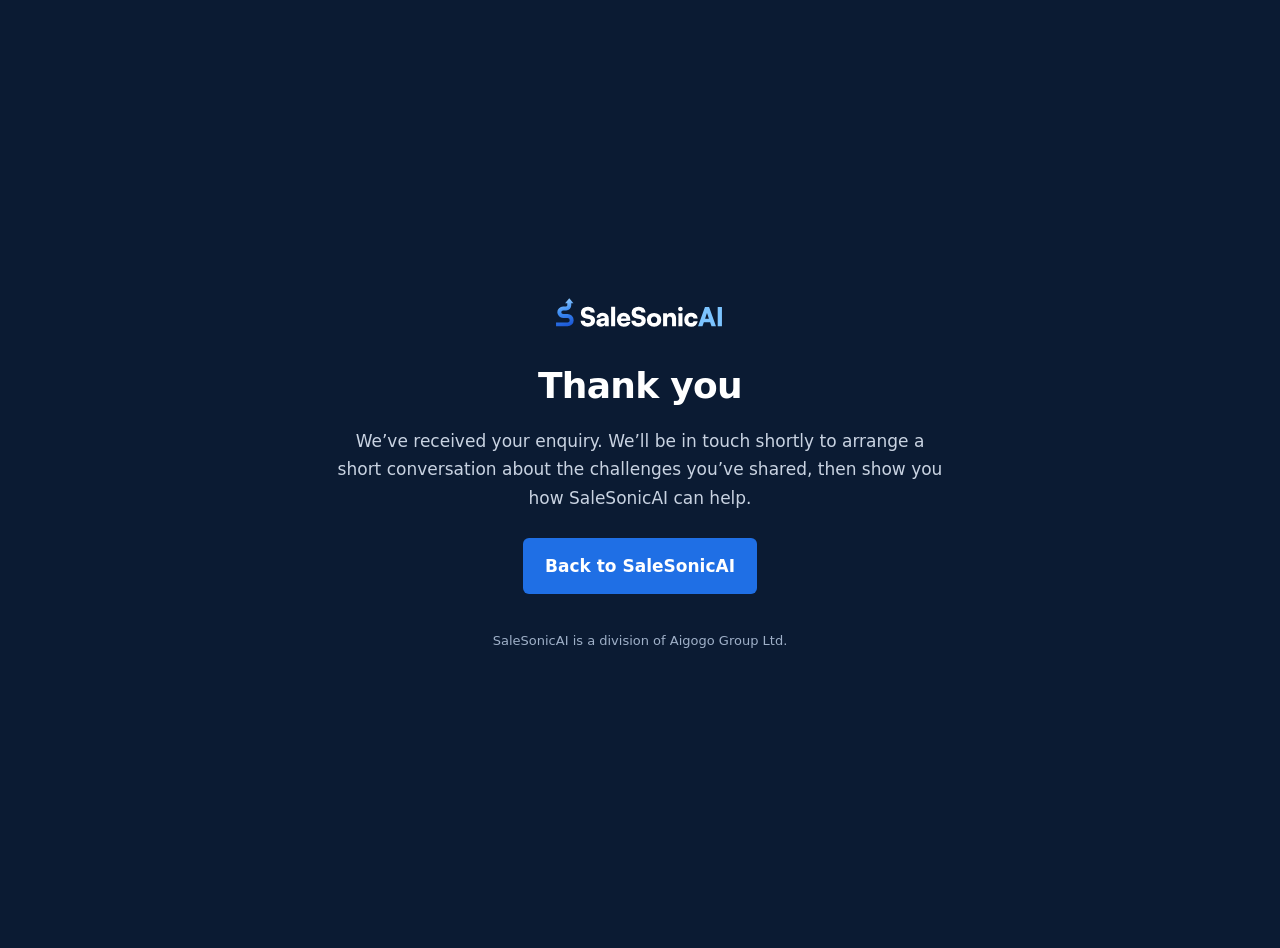
<file: thanks.html>
<!doctype html><html lang="en-GB"><head>
<meta charset="utf-8"><meta name="viewport" content="width=device-width, initial-scale=1"><meta name="robots" content="noindex"><title>Thank you | SaleSonicAI</title><link rel="icon" href="/assets/img/favicon.svg" type="image/svg+xml"><style>body{margin:0;min-height:100vh;display:grid;place-items:center;background:#0B1B33;color:#fff;font:400 1.0625rem/1.65 system-ui,-apple-system,"Segoe UI",Roboto,sans-serif;text-align:center;padding:24px}main{max-width:36em}a{color:#8CC4FF}h1{font-size:2.25rem;margin:20px 0 12px;letter-spacing:-.02em}p{color:#C9D3E2;margin:0 0 14px}.btn{display:inline-block;margin-top:12px;background:#1F6FE5;color:#fff;text-decoration:none;font-weight:700;padding:14px 22px;border-radius:6px}.btn:hover{background:#1858BC}small{display:block;margin-top:36px;font-size:.8125rem;color:#9FB0C8}img{margin:0 auto}</style></head><body><main><img src="/assets/img/salesonicai-logo-dark-bg.svg" alt="SaleSonicAI" width="170" height="31"><h1>Thank you</h1><p>We’ve received your enquiry. We’ll be in touch shortly to arrange a short conversation about the challenges you’ve shared, then show you how SaleSonicAI can help.</p><p><a class="btn" href="/">Back to SaleSonicAI</a></p><small>SaleSonicAI is a division of Aigogo Group Ltd.</small></main></body></html>
</file>
<file: assets/wow.css>
/* SaleSonicAI website: corporate theme (17 Nov 2026). Navy and slate with one accent (brand electric blue). */
@font-face{font-family:"Satoshi";src:url([data-uri]) format("woff2");font-weight:400;font-display:swap}
@font-face{font-family:"Satoshi";src:url([data-uri]) format("woff2");font-weight:500;font-display:swap}
@font-face{font-family:"Satoshi";src:url([data-uri]) format("woff2");font-weight:700;font-display:swap}
:root{
  --ff:"Satoshi",ui-sans-serif,system-ui,-apple-system,"Segoe UI",Roboto,"Helvetica Neue",Arial,sans-serif;
  --navy:#0B1B33;--navy-2:#11264A;--navy-line:rgba(255,255,255,.12);
  --ink:#0F1E36;--text:#3B4A60;--soft:#5F6E84;--line:#E1E6EE;--bg:#fff;--bg-alt:#F5F7FA;
  --accent:#1F6FE5;--accent-d:#1858BC;--accent-l:#8CC4FF;--accent-t:#EAF2FE;
  --ok:#14804A;--ok-bg:#E7F5EE;--mid:#9A6200;--mid-bg:#FDF3E1;--bad:#B4232F;--bad-bg:#FCEBEC;
  --r:8px;--r-lg:12px;
  --shadow:0 1px 2px rgba(15,30,54,.06),0 8px 24px -12px rgba(15,30,54,.14);
  --shadow-lg:0 2px 4px rgba(15,30,54,.06),0 30px 60px -24px rgba(11,27,51,.45);
  --container:1200px;--gutter:clamp(20px,4vw,40px);--sec:clamp(72px,9vw,120px);
  --fs-hero:clamp(2.4rem,1.2rem + 3.4vw,4rem);--fs-h2:clamp(1.75rem,1.2rem + 1.7vw,2.6rem);--fs-h3:1.1875rem;--fs-lead:clamp(1.0625rem,1rem + .3vw,1.2rem);
}
*,*::before,*::after{box-sizing:border-box}
html{-webkit-text-size-adjust:100%;scroll-behavior:smooth;scroll-padding-top:84px}
body{margin:0;background:var(--bg);color:var(--text);font-family:var(--ff);font-size:1.0625rem;line-height:1.65;-webkit-font-smoothing:antialiased;overflow-x:hidden}
img{max-width:100%;height:auto;display:block}
a{color:var(--accent)}
h1,h2,h3{font-family:var(--ff);font-weight:700;color:var(--ink);margin:0;letter-spacing:-.02em}
h2{font-size:var(--fs-h2);line-height:1.15}
h3{font-size:var(--fs-h3);line-height:1.3;letter-spacing:-.01em}
p{margin:0}
.sr{position:absolute!important;width:1px;height:1px;overflow:hidden;clip:rect(0 0 0 0);white-space:nowrap}
.skip{position:absolute;left:12px;top:-60px;z-index:100;background:#fff;color:var(--ink);padding:10px 16px;border-radius:6px;font-weight:700}
.skip:focus{top:12px}
:focus-visible{outline:3px solid var(--accent);outline-offset:3px;border-radius:4px}
.container{max-width:var(--container);margin:0 auto;padding:0 var(--gutter)}
.muted{color:var(--soft)}
.accent{color:var(--accent)}
.eyebrow{font-weight:700;font-size:.8125rem;letter-spacing:.12em;text-transform:uppercase;color:var(--accent);margin-bottom:14px}
.kicker{font-weight:700;font-size:.75rem;letter-spacing:.1em;text-transform:uppercase;color:var(--accent);margin-bottom:8px}
.lead{font-size:var(--fs-lead);color:var(--text);max-width:62ch;margin-top:18px}
.lead strong{color:var(--ink)}

/* Buttons */
.btn{display:inline-flex;align-items:center;justify-content:center;gap:10px;font:700 1rem/1 var(--ff);text-decoration:none;padding:14px 22px;border-radius:6px;border:1px solid transparent;transition:background .2s,border-color .2s,color .2s;white-space:nowrap;cursor:pointer}
.btn svg{width:18px;height:18px}
.btn--sm{padding:10px 16px;font-size:.9375rem}
.btn--lg{padding:16px 26px;font-size:1.0625rem}
.btn--primary{background:var(--accent);color:#fff}
.btn--primary:hover{background:var(--accent-d)}
.btn--primary:disabled{opacity:.6;cursor:wait}
.btn--ghost{color:#fff;border-color:rgba(255,255,255,.35);background:transparent}
.btn--ghost:hover{border-color:#fff;background:rgba(255,255,255,.06)}
.btn--light{background:#fff;color:var(--navy)}
.btn--light:hover{background:var(--accent-t)}

/* Header */
.hdr{position:sticky;top:0;z-index:50;background:var(--navy);border-bottom:1px solid var(--navy-line);transition:box-shadow .2s}
.hdr.is-scrolled{box-shadow:0 6px 20px -10px rgba(0,0,0,.5)}
.hdr__in{max-width:var(--container);margin:0 auto;padding:14px var(--gutter);display:flex;align-items:center;gap:32px}
.hdr__logo img{width:150px;height:auto}
.hdr__nav{display:flex;gap:28px;margin-left:auto}
.hdr__nav a{color:#C9D3E2;text-decoration:none;font-weight:500;font-size:.9375rem}
.hdr__nav a:hover{color:#fff}
.hdr__cta{margin-left:8px}

/* Hero */
.hero{background:var(--navy);color:#C9D3E2;padding:clamp(56px,7vw,96px) 0 0;position:relative}
.hero::after{content:"";position:absolute;inset:0;background:radial-gradient(60% 50% at 85% 20%,rgba(31,111,229,.18),transparent 70%);pointer-events:none}
.hero__in{display:grid;grid-template-columns:1fr 1.05fr;gap:clamp(32px,5vw,64px);align-items:center;position:relative;z-index:1}
.hero .eyebrow{color:var(--accent-l)}
.hero__h{font-size:var(--fs-hero);line-height:1.06;color:#fff;letter-spacing:-.03em}
.hero__h .accent{color:var(--accent-l)}
.hero .lead{color:#C9D3E2}
.hero .lead strong{color:#fff}
.hero__cta{display:flex;gap:14px;flex-wrap:wrap;margin-top:32px}
.hero__facts{list-style:none;padding:28px 0 0;margin:36px 0 0;display:grid;grid-template-columns:repeat(3,1fr);gap:20px;border-top:1px solid var(--navy-line)}
.hero__facts b{display:block;font-size:1.75rem;color:#fff;line-height:1.1}
.hero__facts span{font-size:.875rem;color:#9FB0C8;line-height:1.4;display:block;margin-top:4px}
.device{margin:0;background:#fff;border-radius:var(--r-lg);overflow:hidden;box-shadow:var(--shadow-lg);border:1px solid var(--line)}
.device__bar{display:flex;align-items:center;gap:6px;padding:10px 14px;background:#F1F4F8;border-bottom:1px solid var(--line)}
.device__bar i{width:9px;height:9px;border-radius:50%;background:#CBD3DE}
.device__bar span{margin-left:10px;font-size:.75rem;font-weight:700;color:var(--soft);letter-spacing:.02em}
.device img{width:100%}
.device figcaption{font-size:.75rem;color:var(--soft);padding:8px 14px;border-top:1px solid var(--line);background:#FAFBFC}
.hero__shot{border-color:rgba(255,255,255,.1)}
.methods{position:relative;z-index:1;margin-top:clamp(48px,6vw,80px);border-top:1px solid var(--navy-line);padding:22px 0}
.methods .container{display:flex;align-items:center;gap:24px;flex-wrap:wrap}
.methods__label{font-size:.8125rem;font-weight:700;letter-spacing:.08em;text-transform:uppercase;color:#9FB0C8}
.methods__list{list-style:none;margin:0;padding:0;display:flex;flex-wrap:wrap;gap:8px 22px}
.methods__list li{color:#DCE4EF;font-weight:500;font-size:.9375rem}

/* Sections */
.section{padding:var(--sec) 0}
.section--alt{background:var(--bg-alt);border-top:1px solid var(--line);border-bottom:1px solid var(--line)}
.sec-head{max-width:760px;margin-bottom:clamp(36px,5vw,56px)}
.cards{list-style:none;margin:0;padding:0;display:grid;gap:24px}
.cards--3{grid-template-columns:repeat(3,1fr)}
.card{background:#fff;border:1px solid var(--line);border-radius:var(--r-lg);padding:28px;box-shadow:var(--shadow)}
.card h3{margin-bottom:10px}
.card p{color:var(--text);font-size:1rem}
.card__n{display:inline-block;font-size:.8125rem;font-weight:700;color:var(--accent);letter-spacing:.06em;margin-bottom:16px;padding-bottom:10px;border-bottom:2px solid var(--accent);text-transform:uppercase}
.statement{font-size:clamp(1.25rem,1rem + 1vw,1.75rem);font-weight:700;color:var(--ink);line-height:1.35;max-width:30ch;margin:clamp(48px,6vw,72px) 0 32px;letter-spacing:-.015em}
.modes{display:grid;grid-template-columns:1fr 1fr;gap:24px}
.mode{border:1px solid var(--line);border-left:4px solid var(--accent);border-radius:var(--r);padding:28px 30px;background:#fff}
.mode h3{margin-bottom:8px}
.ticks{list-style:none;padding:0;margin:16px 0 0;display:grid;gap:10px}
.ticks li{position:relative;padding-left:28px;font-size:1rem}
.ticks li::before{content:"";position:absolute;left:0;top:.38em;width:16px;height:16px;border-radius:50%;background:var(--accent-t) url("data:image/svg+xml,%3Csvg xmlns='http://www.w3.org/2000/svg' viewBox='0 0 16 16'%3E%3Cpath d='M4.5 8.2 7 10.5l4.5-5' fill='none' stroke='%231F6FE5' stroke-width='1.8' stroke-linecap='round' stroke-linejoin='round'/%3E%3C/svg%3E") center/16px no-repeat}

/* Roles */
.switch__tabs{display:inline-flex;flex-wrap:wrap;gap:4px;padding:4px;background:#fff;border:1px solid var(--line);border-radius:8px;margin-bottom:28px}
.switch__tabs button{font:700 .9375rem/1 var(--ff);color:var(--soft);background:transparent;border:0;padding:12px 18px;border-radius:6px;cursor:pointer}
.switch__tabs button:hover{color:var(--ink)}
.switch__tabs button[aria-selected=true]{background:var(--navy);color:#fff}
.switch__panel{background:#fff;border:1px solid var(--line);border-radius:var(--r-lg);padding:clamp(22px,3vw,40px);box-shadow:var(--shadow)}
.persona{display:grid;grid-template-columns:1fr 1.15fr;gap:clamp(24px,4vw,48px);align-items:start}
.persona h3{font-size:1.5rem;line-height:1.2}
.rhythm{margin-top:24px;border-top:1px solid var(--line);padding-top:18px}
.rhythm__h{font-size:.75rem;font-weight:700;letter-spacing:.1em;text-transform:uppercase;color:var(--soft);margin-bottom:10px}
.rhythm dl{margin:0;display:grid;gap:10px}
.rhythm dl div{display:grid;grid-template-columns:120px 1fr;gap:12px;font-size:.9375rem}
.rhythm dt{font-weight:700;color:var(--ink)}
.rhythm dd{margin:0}
.persona .device{box-shadow:var(--shadow)}
.also{list-style:none;margin:28px 0 0;padding:0;display:grid;grid-template-columns:repeat(3,1fr);gap:24px}
.also li{border-top:2px solid var(--line);padding-top:16px;font-size:.9375rem}
.also strong{display:block;color:var(--ink);margin-bottom:4px}

/* Mid CTA band */
.band{background:var(--navy);color:#C9D3E2;padding:clamp(48px,6vw,72px) 0}
.band__in{display:flex;align-items:center;justify-content:space-between;gap:32px;flex-wrap:wrap}
.band h2{color:#fff;font-size:clamp(1.5rem,1.1rem + 1.2vw,2.1rem)}
.band p{margin-top:8px}

/* Forecast */
.forecast{display:grid;grid-template-columns:1fr 1fr;gap:clamp(32px,5vw,64px);align-items:center}
.scorecard{background:#fff;border:1px solid var(--line);border-radius:var(--r-lg);padding:26px;box-shadow:var(--shadow)}
.scorecard__top{display:flex;justify-content:space-between;align-items:center;gap:12px;flex-wrap:wrap;margin-bottom:18px}
.scorecard__title{font-weight:700;color:var(--ink)}
.scorecard__title span{color:var(--soft);font-weight:500}
.seg{display:inline-flex;border:1px solid var(--line);border-radius:6px;padding:3px;gap:2px}
.seg button{font:700 .8125rem/1 var(--ff);border:0;background:transparent;color:var(--soft);padding:8px 12px;border-radius:4px;cursor:pointer}
.seg button[aria-checked=true]{background:var(--navy);color:#fff}
.sc{list-style:none;margin:0;padding:0;display:grid;gap:10px}
.sc li{display:grid;grid-template-columns:26px 1fr 1fr 84px;align-items:center;gap:12px;font-size:.9375rem}
.sc__k{width:26px;height:26px;border-radius:4px;background:var(--accent-t);color:var(--accent);font-weight:700;display:grid;place-items:center;font-size:.8125rem}
.sc__n{color:var(--ink);font-weight:500}
.sc__bar{height:6px;background:#EDF1F6;border-radius:3px;overflow:hidden}
.sc__bar i{display:block;height:100%;width:calc(var(--v)*100%);background:var(--accent);border-radius:3px}
.chip{justify-self:end;font-size:.75rem;font-weight:700;padding:4px 8px;border-radius:4px;white-space:nowrap}
.chip--ok{color:var(--ok);background:var(--ok-bg)}.chip--mid{color:var(--mid);background:var(--mid-bg)}.chip--bad{color:var(--bad);background:var(--bad-bg)}
.next{margin-top:20px;padding:16px 18px;background:var(--bg-alt);border-left:3px solid var(--accent);border-radius:4px}
.next__h{font-size:.75rem;font-weight:700;letter-spacing:.1em;text-transform:uppercase;color:var(--accent);margin-bottom:4px}
.next__t{color:var(--ink);font-size:.9375rem}
.spark{display:none}
.lanes{margin-top:18px;display:grid;gap:8px}
.lane{display:grid;grid-template-columns:90px 1fr;align-items:center;gap:12px;font-size:.8125rem;color:var(--soft)}
.lane b{display:block;height:8px;width:calc(var(--w)*100%);background:#9DBFF2;border-radius:3px}
.lane--q b{background:var(--navy)}
.scorecard__foot{margin-top:14px;font-size:.75rem;color:var(--soft)}

/* Platform grid */
.grid{display:grid;grid-template-columns:repeat(4,1fr);gap:20px}
.tile{border:1px solid var(--line);border-radius:var(--r-lg);padding:26px;background:#fff}
.tile h3{margin-bottom:8px}
.tile p{font-size:.9688rem}
.tile--wide{grid-column:1/-1;background:var(--navy);border-color:var(--navy);color:#C9D3E2}
.tile--wide h3{color:#fff;font-size:1.5rem}
.tile--wide .kicker{color:var(--accent-l)}
.tile--wide p{max-width:70ch}
.tile .big{font-size:2.75rem;font-weight:700;color:var(--ink);line-height:1;margin:4px 0 10px;letter-spacing:-.03em}

/* Trust icons */
.ic{display:grid;place-items:center;width:44px;height:44px;border-radius:8px;background:var(--accent-t);margin-bottom:16px}
.ic svg{width:22px;height:22px;fill:none;stroke:var(--accent);stroke-width:1.8;stroke-linecap:round;stroke-linejoin:round}

/* Enquiry */
.enquiry__in{display:grid;grid-template-columns:.9fr 1.1fr;gap:clamp(32px,5vw,72px);align-items:start}
.enquiry__steps{list-style:none;margin:32px 0 0;padding:0;display:grid;gap:18px}
.enquiry__steps li{display:grid;grid-template-columns:36px 1fr;gap:14px;align-items:start;font-size:1rem}
.enquiry__steps b{width:36px;height:36px;border-radius:50%;border:1.5px solid var(--accent);color:var(--accent);display:grid;place-items:center;font-size:.9375rem}
.enquiry__steps strong{color:var(--ink)}
.enquiry__by{margin-top:36px;padding-top:24px;border-top:1px solid var(--line);font-size:.9375rem;color:var(--soft)}
.cform{background:#fff;border:1px solid var(--line);border-top:4px solid var(--accent);border-radius:var(--r-lg);padding:clamp(22px,3vw,36px);box-shadow:var(--shadow-lg);display:grid;gap:16px}
.cform__h{font-size:.75rem;font-weight:700;letter-spacing:.1em;text-transform:uppercase;color:var(--soft);margin-top:4px}
.cform__row{display:grid;grid-template-columns:1fr 1fr;gap:16px}
.cform__f{display:grid;gap:6px}
.cform label{font-weight:700;font-size:.9375rem;color:var(--ink);line-height:1.4}
.cform label span{font-weight:400;color:var(--soft)}
.cform input,.cform textarea{font:400 1rem/1.5 var(--ff);color:var(--ink);background:#fff;border:1px solid #C7D0DC;border-radius:6px;padding:12px 14px;width:100%}
.cform textarea{resize:vertical;min-height:96px}
.cform input:focus,.cform textarea:focus{outline:none;border-color:var(--accent);box-shadow:0 0 0 3px rgba(31,111,229,.18)}
.cform [aria-invalid=true]{border-color:var(--bad)}
.cform__hp{position:absolute;left:-9999px;width:1px;height:1px;overflow:hidden}
.cform__foot{margin-top:4px}
.cform__foot .btn{width:100%}
.cform__status{font-size:.9375rem;min-height:1.4em}
.cform__status.ok{color:var(--ok);font-weight:700}
.cform__status.err{color:var(--bad)}
.cform__note{font-size:.8125rem;color:var(--soft)}

/* Final */
.final{background:var(--navy);padding:clamp(72px,9vw,112px) 0;text-align:center;border-bottom:1px solid var(--navy-line)}
.final h2{color:#fff;font-size:clamp(2rem,1.4rem + 2vw,3rem)}
.final .accent{color:var(--accent-l)}
.final .lead{color:#C9D3E2;margin:16px auto 0}
.final__cta{margin-top:32px}

/* Footer */
.ftr{background:#081428;color:#9FB0C8;padding:56px 0 36px;font-size:.9375rem}
.ftr__in{display:flex;justify-content:space-between;gap:40px;flex-wrap:wrap}
.ftr__brand{max-width:360px;display:grid;gap:14px}
.ftr__brand img{width:150px}
.ftr__endorse{width:180px!important;opacity:.85}
.ftr__nav{display:flex;gap:56px;flex-wrap:wrap}
.ftr__nav div{display:grid;gap:8px;align-content:start}
.ftr__nav p{color:#fff;font-weight:700;font-size:.8125rem;letter-spacing:.08em;text-transform:uppercase;margin-bottom:4px}
.ftr__nav a{color:#9FB0C8;text-decoration:none}
.ftr__nav a:hover{color:#fff}
.ftr__legal{margin-top:40px;padding-top:24px;border-top:1px solid var(--navy-line);display:grid;gap:8px;font-size:.8125rem}
.ftr__legal strong{color:#DCE4EF}

/* Subtle reveal */
.js .reveal{opacity:0;transform:translateY(12px);transition:opacity .5s ease,transform .5s ease}
.js .reveal.in{opacity:1;transform:none}
@media (prefers-reduced-motion:reduce){html{scroll-behavior:auto}.js .reveal{opacity:1;transform:none;transition:none}}

/* Responsive */
@media (max-width:1080px){.hdr__nav{display:none}.hdr__cta{margin-left:auto}}
@media (max-width:960px){
  .hero__in,.forecast,.enquiry__in,.persona{grid-template-columns:1fr}
  .cards--3,.also{grid-template-columns:1fr}
  .modes{grid-template-columns:1fr}
  .grid{grid-template-columns:1fr 1fr}
}
@media (max-width:600px){
  .hdr__in{padding:12px var(--gutter);gap:12px}
  .hdr__logo img{width:124px}
  .hdr__cta .btn{padding:9px 12px;font-size:.8125rem}
  .hero__cta .btn{width:100%}
  .hero__facts{grid-template-columns:1fr 1fr 1fr;gap:12px}
  .hero__facts b{font-size:1.4rem}.hero__facts span{font-size:.75rem}
  .grid{grid-template-columns:1fr}
  .cform__row{grid-template-columns:1fr}
  .band__in .btn,.final__cta .btn{width:100%;white-space:normal}
  .rhythm dl div{grid-template-columns:1fr;gap:2px}
  .sc li{grid-template-columns:26px 1fr 84px}.sc__bar{display:none}
  .switch__tabs{display:grid;grid-template-columns:1fr 1fr;width:100%}
  .methods__list{gap:6px 16px}
}
@media (max-width:380px){.hdr__cta .btn{font-size:.75rem;padding:8px 10px}}
</file>
